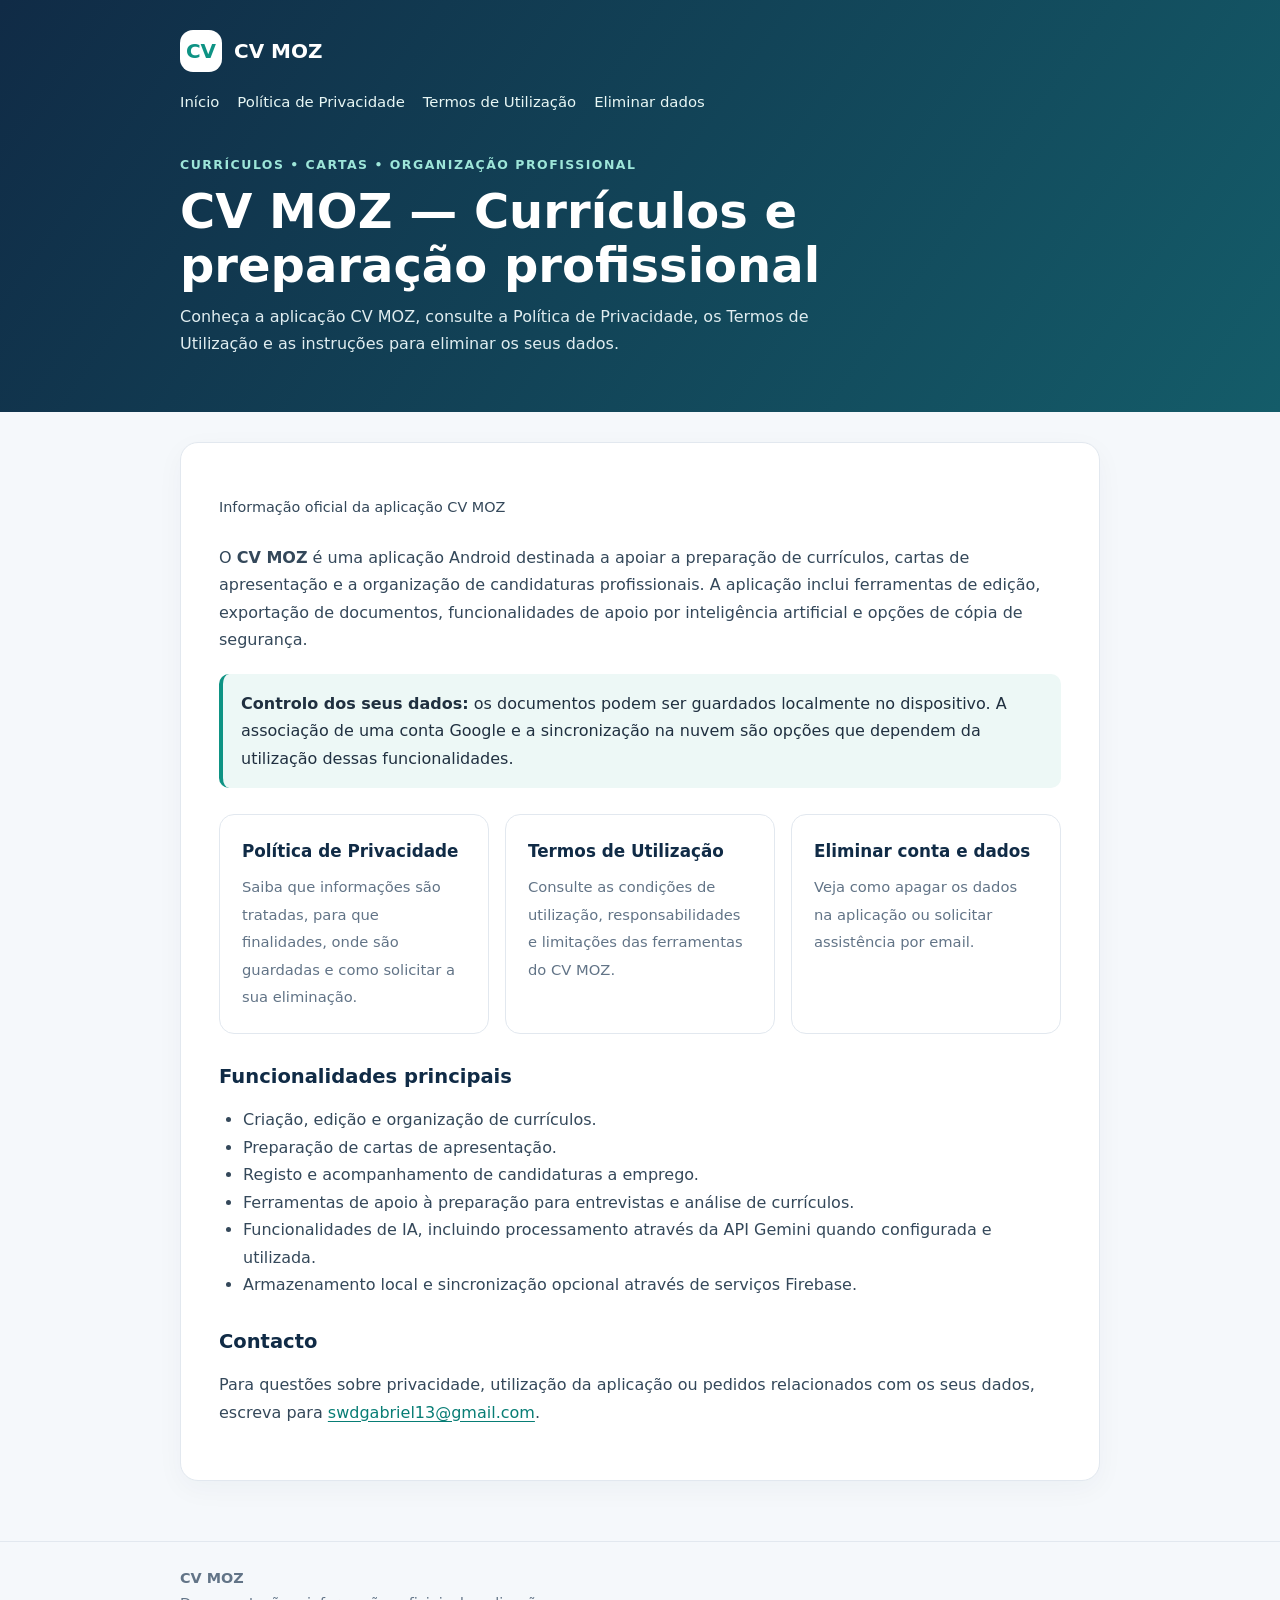
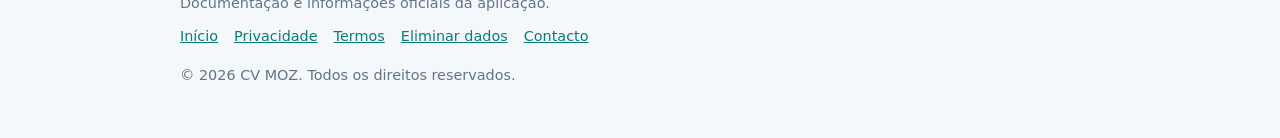
<file: index.html>
<!doctype html><html lang="pt-MZ"><head><meta charset="utf-8"><meta name="viewport" content="width=device-width,initial-scale=1"><meta name="description" content="Conheça a aplicação CV MOZ, consulte a Política de Privacidade, os Termos de Utilização e as instruções para eliminar os seus dados."><meta name="robots" content="index,follow,max-image-preview:large"><meta name="theme-color" content="#102b46"><title>CV MOZ — Currículos e preparação profissional</title><link rel="stylesheet" href="styles.css"></head><body><header class="top"><div class="wrap"><a class="brand" href="index.html"><span class="mark">CV</span><span>CV MOZ</span></a><nav class="nav" aria-label="Navegação principal"><a href="index.html">Início</a><a href="privacy-policy.html">Política de Privacidade</a><a href="terms-of-use.html">Termos de Utilização</a><a href="data-deletion.html">Eliminar dados</a></nav><div class="hero"><div class="eyebrow">Currículos • Cartas • Organização profissional</div><h1>CV MOZ — Currículos e preparação profissional</h1><p>Conheça a aplicação CV MOZ, consulte a Política de Privacidade, os Termos de Utilização e as instruções para eliminar os seus dados.</p></div></div></header><main class="main"><div class="wrap"><article class="panel content"><p class="meta">Informação oficial da aplicação CV MOZ</p><p>O <strong>CV MOZ</strong> é uma aplicação Android destinada a apoiar a preparação de currículos, cartas de apresentação e a organização de candidaturas profissionais. A aplicação inclui ferramentas de edição, exportação de documentos, funcionalidades de apoio por inteligência artificial e opções de cópia de segurança.</p><div class="notice"><strong>Controlo dos seus dados:</strong> os documentos podem ser guardados localmente no dispositivo. A associação de uma conta Google e a sincronização na nuvem são opções que dependem da utilização dessas funcionalidades.</div><div class="cards"><a class="card" href="privacy-policy.html"><strong>Política de Privacidade</strong><span>Saiba que informações são tratadas, para que finalidades, onde são guardadas e como solicitar a sua eliminação.</span></a><a class="card" href="terms-of-use.html"><strong>Termos de Utilização</strong><span>Consulte as condições de utilização, responsabilidades e limitações das ferramentas do CV MOZ.</span></a><a class="card" href="data-deletion.html"><strong>Eliminar conta e dados</strong><span>Veja como apagar os dados na aplicação ou solicitar assistência por email.</span></a></div><h2>Funcionalidades principais</h2><ul><li>Criação, edição e organização de currículos.</li><li>Preparação de cartas de apresentação.</li><li>Registo e acompanhamento de candidaturas a emprego.</li><li>Ferramentas de apoio à preparação para entrevistas e análise de currículos.</li><li>Funcionalidades de IA, incluindo processamento através da API Gemini quando configurada e utilizada.</li><li>Armazenamento local e sincronização opcional através de serviços Firebase.</li></ul><h2>Contacto</h2><p>Para questões sobre privacidade, utilização da aplicação ou pedidos relacionados com os seus dados, escreva para <a href="mailto:swdgabriel13@gmail.com">swdgabriel13@gmail.com</a>.</p></article></div></main><footer class="footer"><div class="wrap"><strong>CV MOZ</strong><div>Documentação e informações oficiais da aplicação.</div><div class="footer-nav"><a href="index.html">Início</a><a href="privacy-policy.html">Privacidade</a><a href="terms-of-use.html">Termos</a><a href="data-deletion.html">Eliminar dados</a><a href="mailto:swdgabriel13@gmail.com">Contacto</a></div><p>© 2026 CV MOZ. Todos os direitos reservados.</p></div></footer></body></html>
</file>
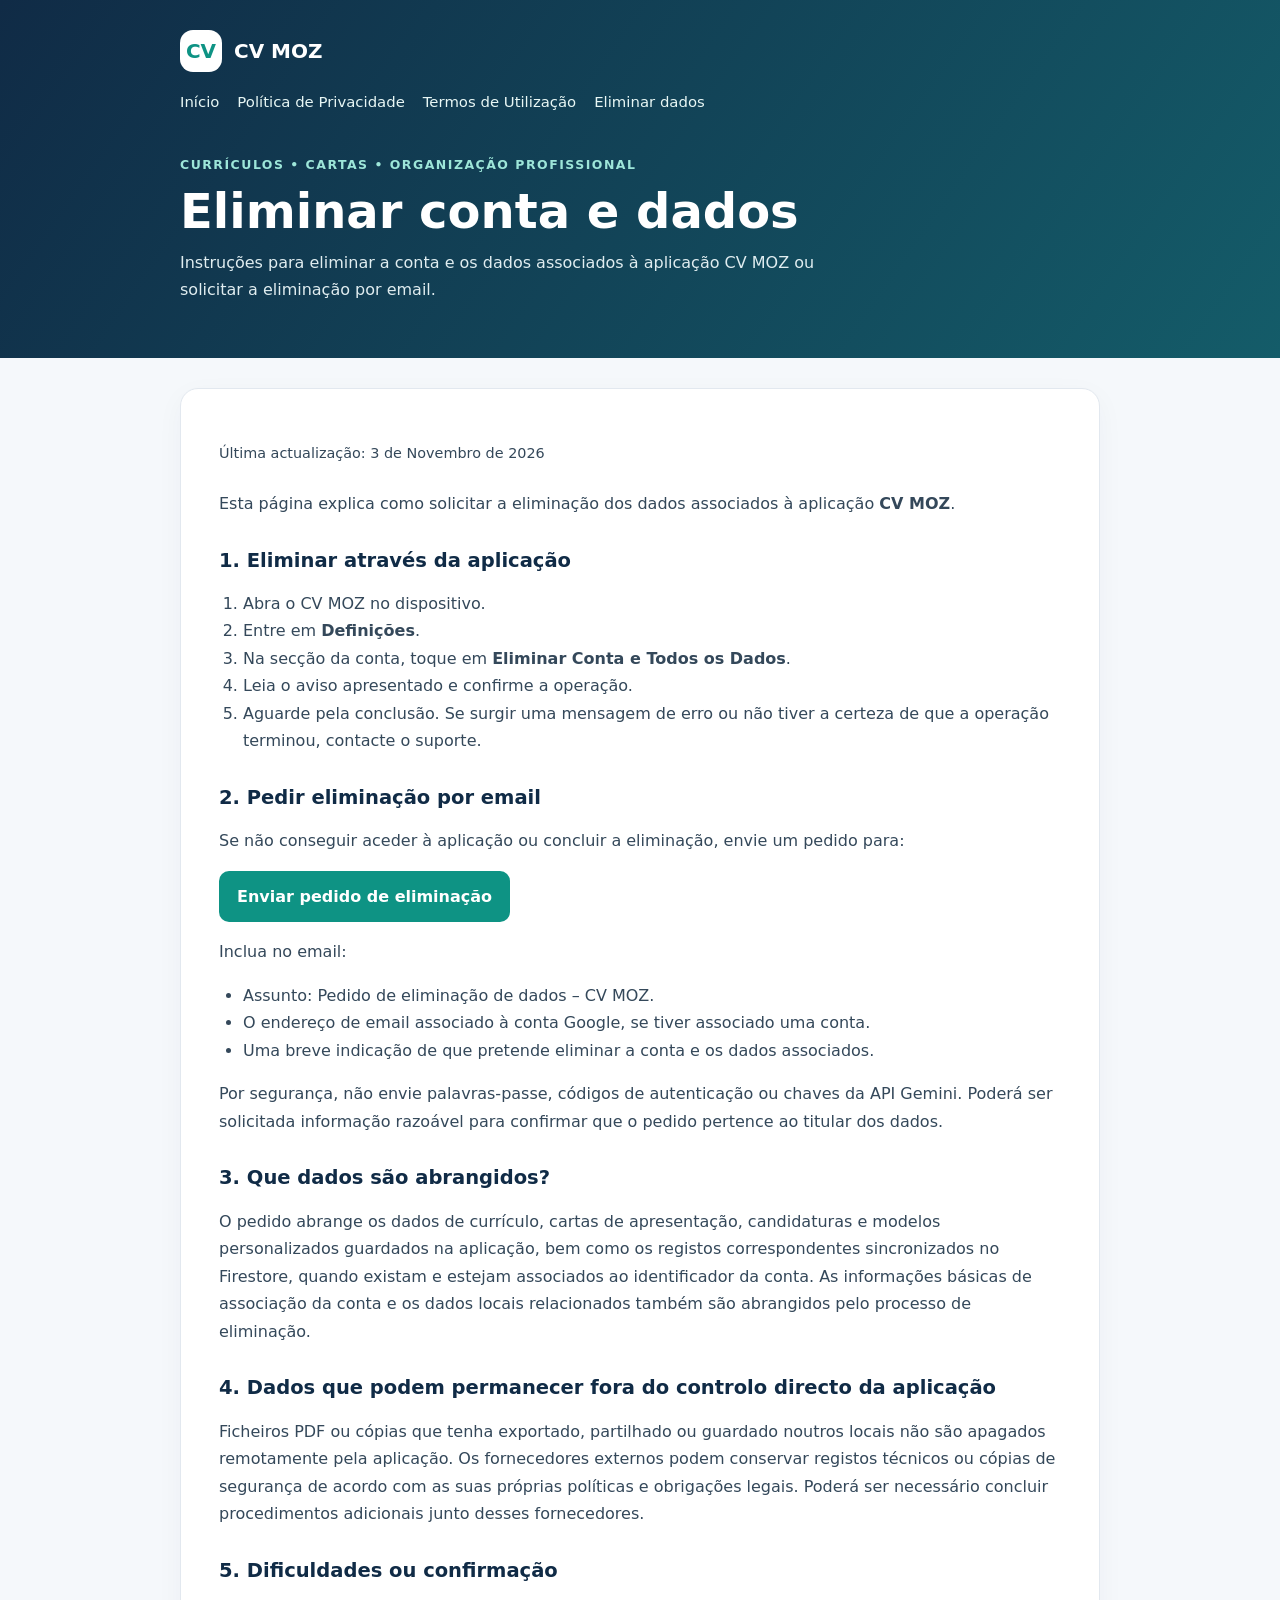
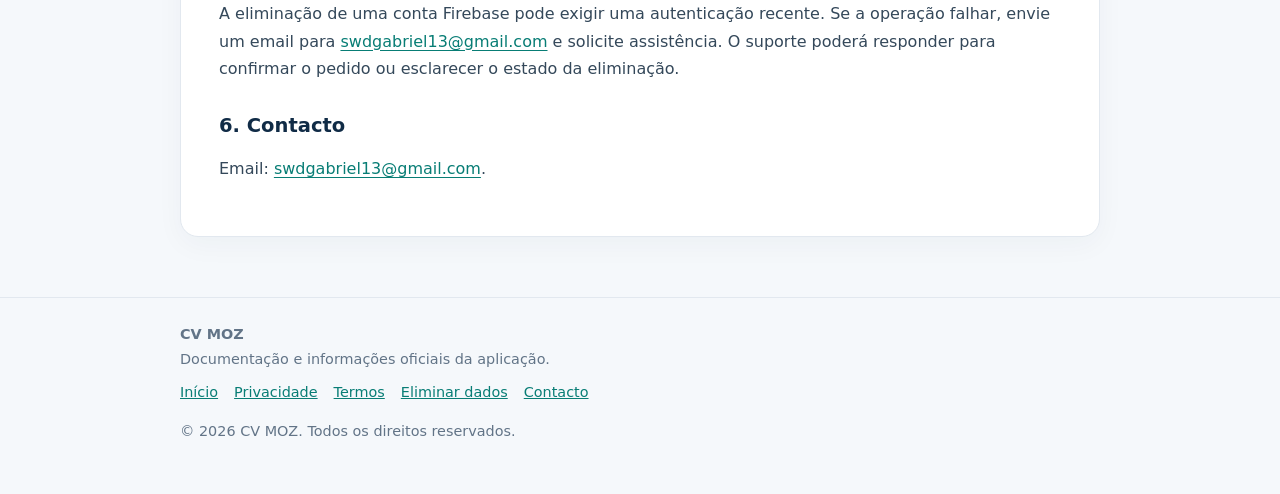
<file: data-deletion.html>
<!doctype html><html lang="pt-MZ"><head><meta charset="utf-8"><meta name="viewport" content="width=device-width,initial-scale=1"><meta name="description" content="Instruções para eliminar a conta e os dados associados à aplicação CV MOZ ou solicitar a eliminação por email."><meta name="robots" content="index,follow,max-image-preview:large"><meta name="theme-color" content="#102b46"><title>Eliminar conta e dados</title><link rel="stylesheet" href="styles.css"></head><body><header class="top"><div class="wrap"><a class="brand" href="index.html"><span class="mark">CV</span><span>CV MOZ</span></a><nav class="nav" aria-label="Navegação principal"><a href="index.html">Início</a><a href="privacy-policy.html">Política de Privacidade</a><a href="terms-of-use.html">Termos de Utilização</a><a href="data-deletion.html">Eliminar dados</a></nav><div class="hero"><div class="eyebrow">Currículos • Cartas • Organização profissional</div><h1>Eliminar conta e dados</h1><p>Instruções para eliminar a conta e os dados associados à aplicação CV MOZ ou solicitar a eliminação por email.</p></div></div></header><main class="main"><div class="wrap"><article class="panel content"><p class="meta">Última actualização: 3 de Novembro de 2026</p><p>Esta página explica como solicitar a eliminação dos dados associados à aplicação <strong>CV MOZ</strong>.</p><h2>1. Eliminar através da aplicação</h2><ol><li>Abra o CV MOZ no dispositivo.</li><li>Entre em <strong>Definições</strong>.</li><li>Na secção da conta, toque em <strong>Eliminar Conta e Todos os Dados</strong>.</li><li>Leia o aviso apresentado e confirme a operação.</li><li>Aguarde pela conclusão. Se surgir uma mensagem de erro ou não tiver a certeza de que a operação terminou, contacte o suporte.</li></ol><h2>2. Pedir eliminação por email</h2><p>Se não conseguir aceder à aplicação ou concluir a eliminação, envie um pedido para:</p><p><a class="btn" href="mailto:swdgabriel13@gmail.com?subject=Pedido%20de%20elimina%C3%A7%C3%A3o%20de%20dados%20-%20CV%20MOZ">Enviar pedido de eliminação</a></p><p>Inclua no email:</p><ul><li>Assunto: Pedido de eliminação de dados – CV MOZ.</li><li>O endereço de email associado à conta Google, se tiver associado uma conta.</li><li>Uma breve indicação de que pretende eliminar a conta e os dados associados.</li></ul><p>Por segurança, não envie palavras-passe, códigos de autenticação ou chaves da API Gemini. Poderá ser solicitada informação razoável para confirmar que o pedido pertence ao titular dos dados.</p><h2>3. Que dados são abrangidos?</h2><p>O pedido abrange os dados de currículo, cartas de apresentação, candidaturas e modelos personalizados guardados na aplicação, bem como os registos correspondentes sincronizados no Firestore, quando existam e estejam associados ao identificador da conta. As informações básicas de associação da conta e os dados locais relacionados também são abrangidos pelo processo de eliminação.</p><h2>4. Dados que podem permanecer fora do controlo directo da aplicação</h2><p>Ficheiros PDF ou cópias que tenha exportado, partilhado ou guardado noutros locais não são apagados remotamente pela aplicação. Os fornecedores externos podem conservar registos técnicos ou cópias de segurança de acordo com as suas próprias políticas e obrigações legais. Poderá ser necessário concluir procedimentos adicionais junto desses fornecedores.</p><h2>5. Dificuldades ou confirmação</h2><p>A eliminação de uma conta Firebase pode exigir uma autenticação recente. Se a operação falhar, envie um email para <a href="mailto:swdgabriel13@gmail.com">swdgabriel13@gmail.com</a> e solicite assistência. O suporte poderá responder para confirmar o pedido ou esclarecer o estado da eliminação.</p><h2>6. Contacto</h2><p>Email: <a href="mailto:swdgabriel13@gmail.com">swdgabriel13@gmail.com</a>.</p></article></div></main><footer class="footer"><div class="wrap"><strong>CV MOZ</strong><div>Documentação e informações oficiais da aplicação.</div><div class="footer-nav"><a href="index.html">Início</a><a href="privacy-policy.html">Privacidade</a><a href="terms-of-use.html">Termos</a><a href="data-deletion.html">Eliminar dados</a><a href="mailto:swdgabriel13@gmail.com">Contacto</a></div><p>© 2026 CV MOZ. Todos os direitos reservados.</p></div></footer></body></html>
</file>
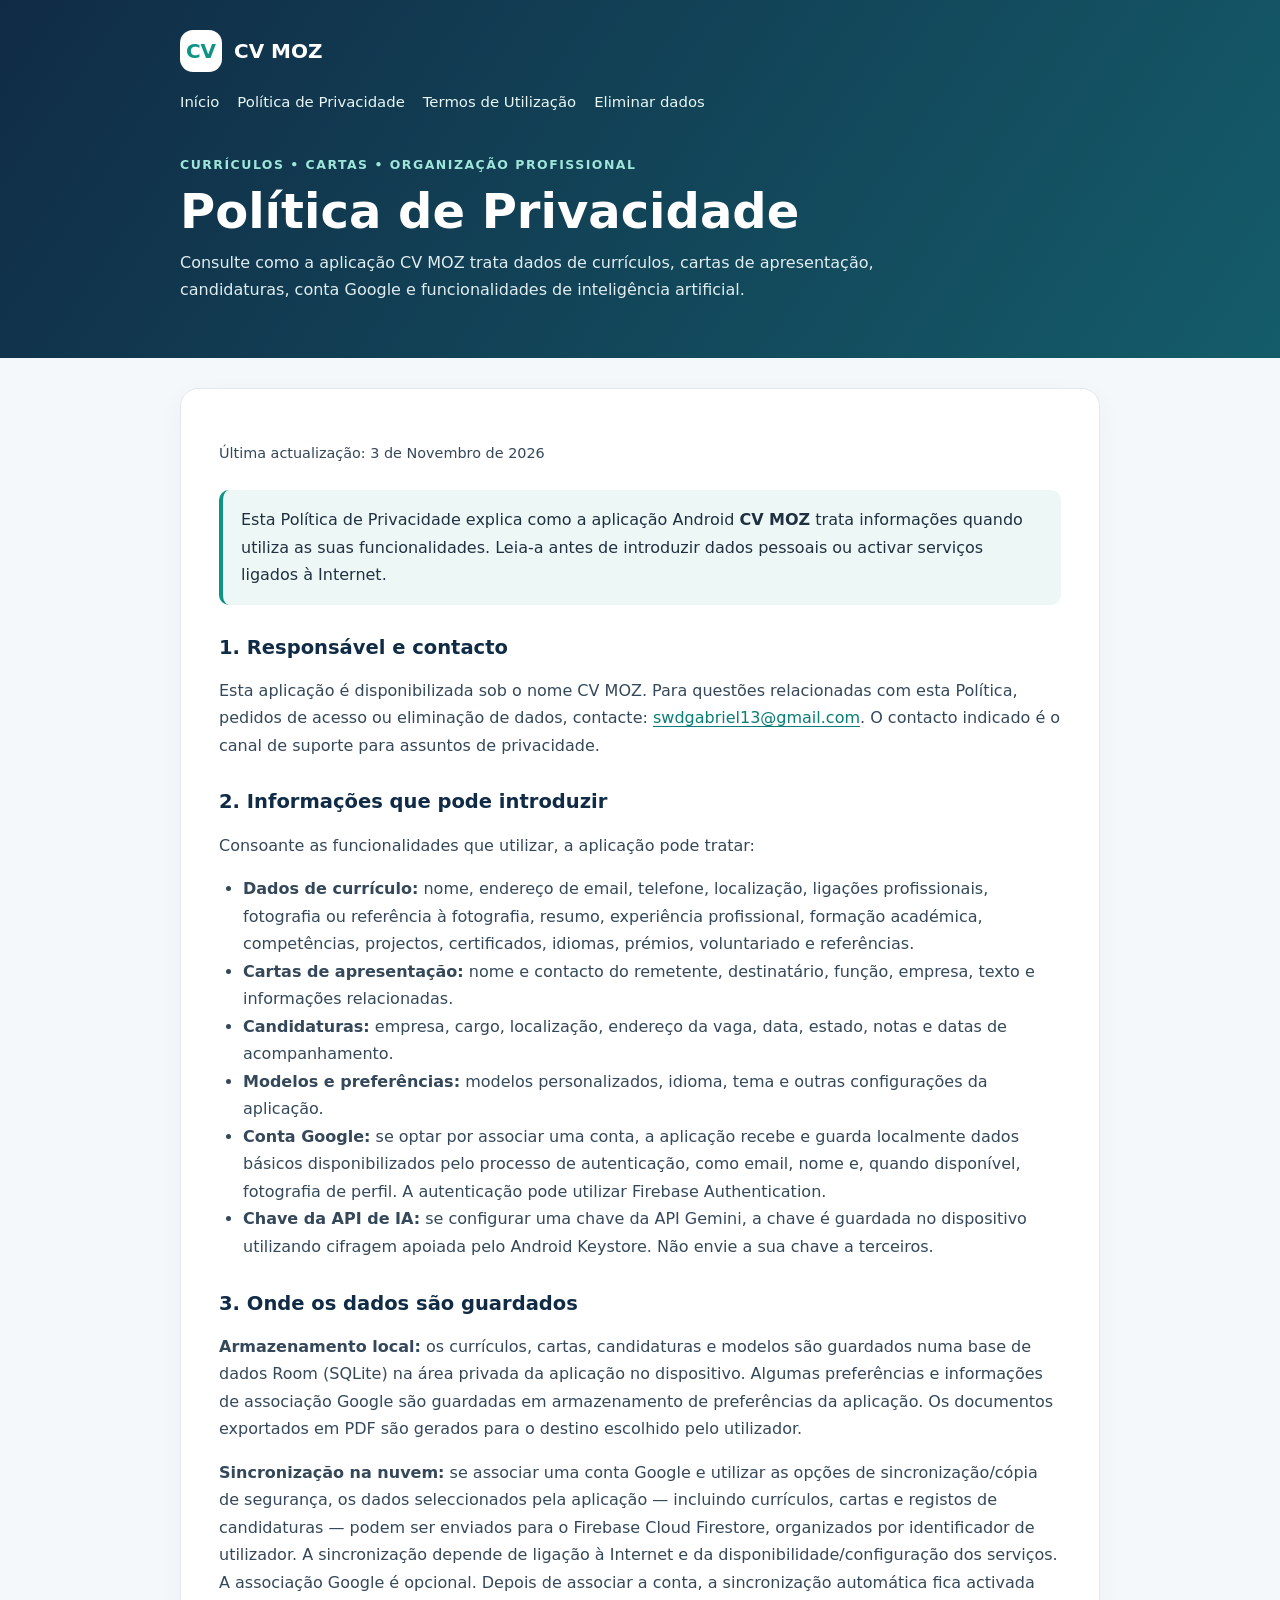
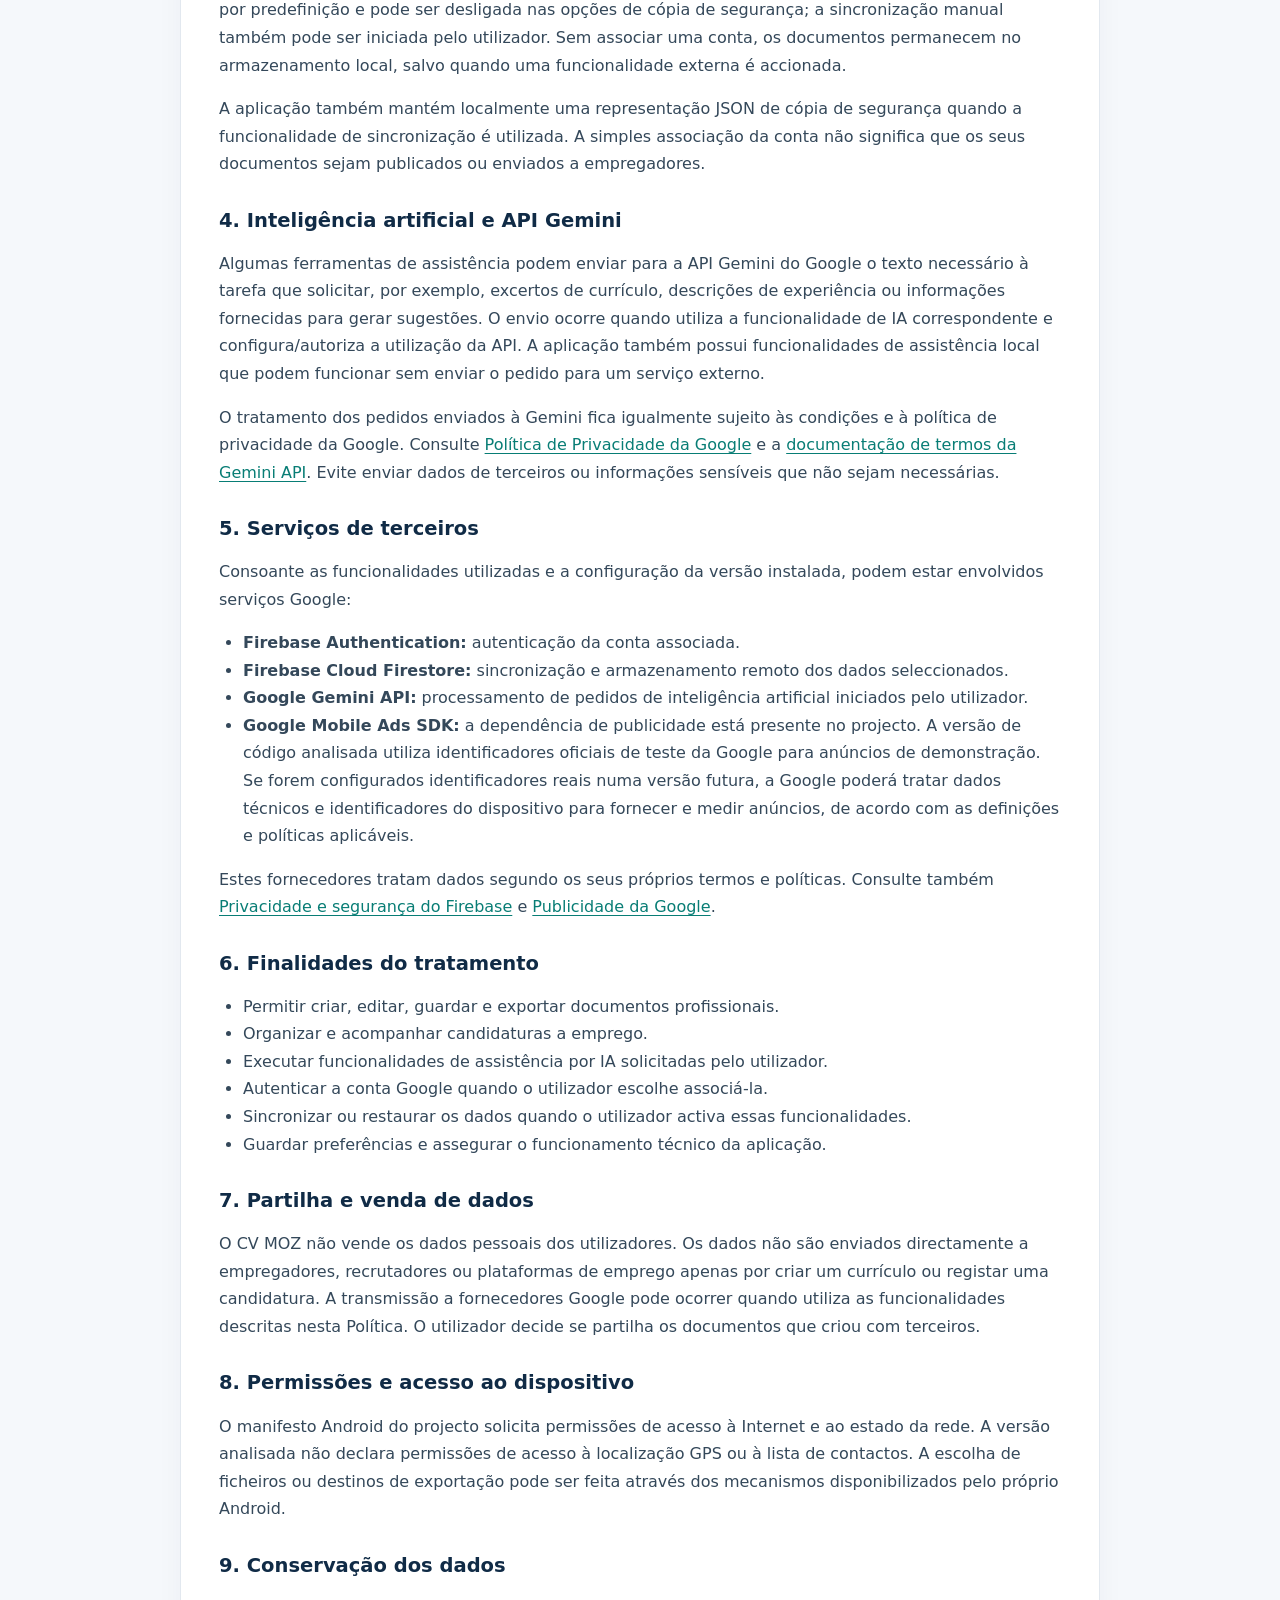
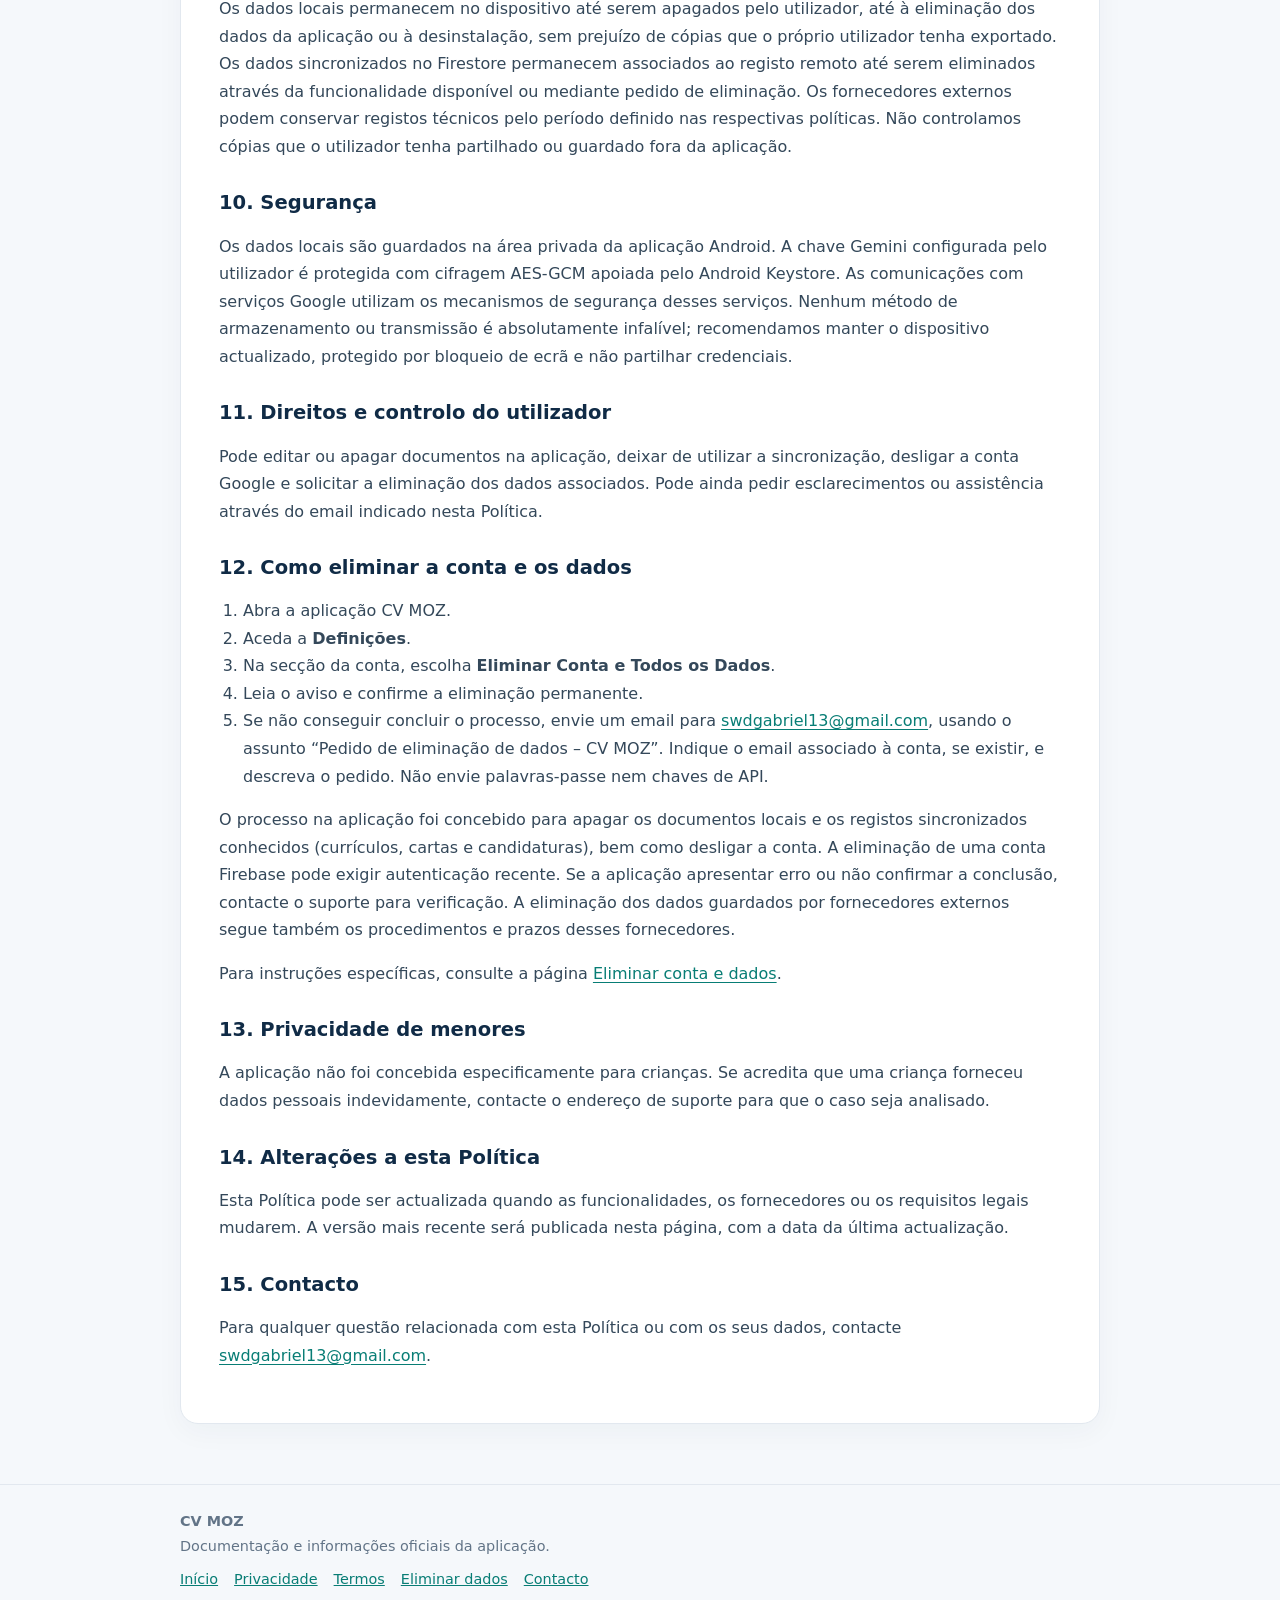
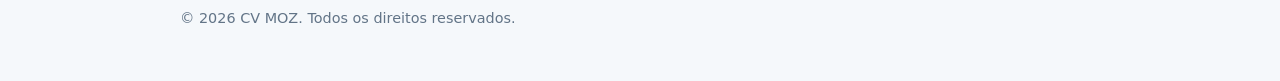
<file: privacy-policy.html>
<!doctype html><html lang="pt-MZ"><head><meta charset="utf-8"><meta name="viewport" content="width=device-width,initial-scale=1"><meta name="description" content="Consulte como a aplicação CV MOZ trata dados de currículos, cartas de apresentação, candidaturas, conta Google e funcionalidades de inteligência artificial."><meta name="robots" content="index,follow,max-image-preview:large"><meta name="theme-color" content="#102b46"><title>Política de Privacidade</title><link rel="stylesheet" href="styles.css"></head><body><header class="top"><div class="wrap"><a class="brand" href="index.html"><span class="mark">CV</span><span>CV MOZ</span></a><nav class="nav" aria-label="Navegação principal"><a href="index.html">Início</a><a href="privacy-policy.html">Política de Privacidade</a><a href="terms-of-use.html">Termos de Utilização</a><a href="data-deletion.html">Eliminar dados</a></nav><div class="hero"><div class="eyebrow">Currículos • Cartas • Organização profissional</div><h1>Política de Privacidade</h1><p>Consulte como a aplicação CV MOZ trata dados de currículos, cartas de apresentação, candidaturas, conta Google e funcionalidades de inteligência artificial.</p></div></div></header><main class="main"><div class="wrap"><article class="panel content"><p class="meta">Última actualização: 3 de Novembro de 2026</p><div class="notice">Esta Política de Privacidade explica como a aplicação Android <strong>CV MOZ</strong> trata informações quando utiliza as suas funcionalidades. Leia-a antes de introduzir dados pessoais ou activar serviços ligados à Internet.</div><h2>1. Responsável e contacto</h2><p>Esta aplicação é disponibilizada sob o nome CV MOZ. Para questões relacionadas com esta Política, pedidos de acesso ou eliminação de dados, contacte: <a href="mailto:swdgabriel13@gmail.com">swdgabriel13@gmail.com</a>. O contacto indicado é o canal de suporte para assuntos de privacidade.</p><h2>2. Informações que pode introduzir</h2><p>Consoante as funcionalidades que utilizar, a aplicação pode tratar:</p><ul><li><strong>Dados de currículo:</strong> nome, endereço de email, telefone, localização, ligações profissionais, fotografia ou referência à fotografia, resumo, experiência profissional, formação académica, competências, projectos, certificados, idiomas, prémios, voluntariado e referências.</li><li><strong>Cartas de apresentação:</strong> nome e contacto do remetente, destinatário, função, empresa, texto e informações relacionadas.</li><li><strong>Candidaturas:</strong> empresa, cargo, localização, endereço da vaga, data, estado, notas e datas de acompanhamento.</li><li><strong>Modelos e preferências:</strong> modelos personalizados, idioma, tema e outras configurações da aplicação.</li><li><strong>Conta Google:</strong> se optar por associar uma conta, a aplicação recebe e guarda localmente dados básicos disponibilizados pelo processo de autenticação, como email, nome e, quando disponível, fotografia de perfil. A autenticação pode utilizar Firebase Authentication.</li><li><strong>Chave da API de IA:</strong> se configurar uma chave da API Gemini, a chave é guardada no dispositivo utilizando cifragem apoiada pelo Android Keystore. Não envie a sua chave a terceiros.</li></ul><h2>3. Onde os dados são guardados</h2><p><strong>Armazenamento local:</strong> os currículos, cartas, candidaturas e modelos são guardados numa base de dados Room (SQLite) na área privada da aplicação no dispositivo. Algumas preferências e informações de associação Google são guardadas em armazenamento de preferências da aplicação. Os documentos exportados em PDF são gerados para o destino escolhido pelo utilizador.</p><p><strong>Sincronização na nuvem:</strong> se associar uma conta Google e utilizar as opções de sincronização/cópia de segurança, os dados seleccionados pela aplicação — incluindo currículos, cartas e registos de candidaturas — podem ser enviados para o Firebase Cloud Firestore, organizados por identificador de utilizador. A sincronização depende de ligação à Internet e da disponibilidade/configuração dos serviços. A associação Google é opcional. Depois de associar a conta, a sincronização automática fica activada por predefinição e pode ser desligada nas opções de cópia de segurança; a sincronização manual também pode ser iniciada pelo utilizador. Sem associar uma conta, os documentos permanecem no armazenamento local, salvo quando uma funcionalidade externa é accionada.</p><p>A aplicação também mantém localmente uma representação JSON de cópia de segurança quando a funcionalidade de sincronização é utilizada. A simples associação da conta não significa que os seus documentos sejam publicados ou enviados a empregadores.</p><h2>4. Inteligência artificial e API Gemini</h2><p>Algumas ferramentas de assistência podem enviar para a API Gemini do Google o texto necessário à tarefa que solicitar, por exemplo, excertos de currículo, descrições de experiência ou informações fornecidas para gerar sugestões. O envio ocorre quando utiliza a funcionalidade de IA correspondente e configura/autoriza a utilização da API. A aplicação também possui funcionalidades de assistência local que podem funcionar sem enviar o pedido para um serviço externo.</p><p>O tratamento dos pedidos enviados à Gemini fica igualmente sujeito às condições e à política de privacidade da Google. Consulte <a href="https://policies.google.com/privacy">Política de Privacidade da Google</a> e a <a href="https://ai.google.dev/gemini-api/terms">documentação de termos da Gemini API</a>. Evite enviar dados de terceiros ou informações sensíveis que não sejam necessárias.</p><h2>5. Serviços de terceiros</h2><p>Consoante as funcionalidades utilizadas e a configuração da versão instalada, podem estar envolvidos serviços Google:</p><ul><li><strong>Firebase Authentication:</strong> autenticação da conta associada.</li><li><strong>Firebase Cloud Firestore:</strong> sincronização e armazenamento remoto dos dados seleccionados.</li><li><strong>Google Gemini API:</strong> processamento de pedidos de inteligência artificial iniciados pelo utilizador.</li><li><strong>Google Mobile Ads SDK:</strong> a dependência de publicidade está presente no projecto. A versão de código analisada utiliza identificadores oficiais de teste da Google para anúncios de demonstração. Se forem configurados identificadores reais numa versão futura, a Google poderá tratar dados técnicos e identificadores do dispositivo para fornecer e medir anúncios, de acordo com as definições e políticas aplicáveis.</li></ul><p>Estes fornecedores tratam dados segundo os seus próprios termos e políticas. Consulte também <a href="https://firebase.google.com/support/privacy">Privacidade e segurança do Firebase</a> e <a href="https://policies.google.com/technologies/ads">Publicidade da Google</a>.</p><h2>6. Finalidades do tratamento</h2><ul><li>Permitir criar, editar, guardar e exportar documentos profissionais.</li><li>Organizar e acompanhar candidaturas a emprego.</li><li>Executar funcionalidades de assistência por IA solicitadas pelo utilizador.</li><li>Autenticar a conta Google quando o utilizador escolhe associá-la.</li><li>Sincronizar ou restaurar os dados quando o utilizador activa essas funcionalidades.</li><li>Guardar preferências e assegurar o funcionamento técnico da aplicação.</li></ul><h2>7. Partilha e venda de dados</h2><p>O CV MOZ não vende os dados pessoais dos utilizadores. Os dados não são enviados directamente a empregadores, recrutadores ou plataformas de emprego apenas por criar um currículo ou registar uma candidatura. A transmissão a fornecedores Google pode ocorrer quando utiliza as funcionalidades descritas nesta Política. O utilizador decide se partilha os documentos que criou com terceiros.</p><h2>8. Permissões e acesso ao dispositivo</h2><p>O manifesto Android do projecto solicita permissões de acesso à Internet e ao estado da rede. A versão analisada não declara permissões de acesso à localização GPS ou à lista de contactos. A escolha de ficheiros ou destinos de exportação pode ser feita através dos mecanismos disponibilizados pelo próprio Android.</p><h2>9. Conservação dos dados</h2><p>Os dados locais permanecem no dispositivo até serem apagados pelo utilizador, até à eliminação dos dados da aplicação ou à desinstalação, sem prejuízo de cópias que o próprio utilizador tenha exportado. Os dados sincronizados no Firestore permanecem associados ao registo remoto até serem eliminados através da funcionalidade disponível ou mediante pedido de eliminação. Os fornecedores externos podem conservar registos técnicos pelo período definido nas respectivas políticas. Não controlamos cópias que o utilizador tenha partilhado ou guardado fora da aplicação.</p><h2>10. Segurança</h2><p>Os dados locais são guardados na área privada da aplicação Android. A chave Gemini configurada pelo utilizador é protegida com cifragem AES-GCM apoiada pelo Android Keystore. As comunicações com serviços Google utilizam os mecanismos de segurança desses serviços. Nenhum método de armazenamento ou transmissão é absolutamente infalível; recomendamos manter o dispositivo actualizado, protegido por bloqueio de ecrã e não partilhar credenciais.</p><h2>11. Direitos e controlo do utilizador</h2><p>Pode editar ou apagar documentos na aplicação, deixar de utilizar a sincronização, desligar a conta Google e solicitar a eliminação dos dados associados. Pode ainda pedir esclarecimentos ou assistência através do email indicado nesta Política.</p><h2>12. Como eliminar a conta e os dados</h2><ol><li>Abra a aplicação CV MOZ.</li><li>Aceda a <strong>Definições</strong>.</li><li>Na secção da conta, escolha <strong>Eliminar Conta e Todos os Dados</strong>.</li><li>Leia o aviso e confirme a eliminação permanente.</li><li>Se não conseguir concluir o processo, envie um email para <a href="mailto:swdgabriel13@gmail.com?subject=Pedido%20de%20elimina%C3%A7%C3%A3o%20de%20dados%20-%20CV%20MOZ">swdgabriel13@gmail.com</a>, usando o assunto “Pedido de eliminação de dados – CV MOZ”. Indique o email associado à conta, se existir, e descreva o pedido. Não envie palavras-passe nem chaves de API.</li></ol><p>O processo na aplicação foi concebido para apagar os documentos locais e os registos sincronizados conhecidos (currículos, cartas e candidaturas), bem como desligar a conta. A eliminação de uma conta Firebase pode exigir autenticação recente. Se a aplicação apresentar erro ou não confirmar a conclusão, contacte o suporte para verificação. A eliminação dos dados guardados por fornecedores externos segue também os procedimentos e prazos desses fornecedores.</p><p>Para instruções específicas, consulte a página <a href="data-deletion.html">Eliminar conta e dados</a>.</p><h2>13. Privacidade de menores</h2><p>A aplicação não foi concebida especificamente para crianças. Se acredita que uma criança forneceu dados pessoais indevidamente, contacte o endereço de suporte para que o caso seja analisado.</p><h2>14. Alterações a esta Política</h2><p>Esta Política pode ser actualizada quando as funcionalidades, os fornecedores ou os requisitos legais mudarem. A versão mais recente será publicada nesta página, com a data da última actualização.</p><h2>15. Contacto</h2><p>Para qualquer questão relacionada com esta Política ou com os seus dados, contacte <a href="mailto:swdgabriel13@gmail.com">swdgabriel13@gmail.com</a>.</p></article></div></main><footer class="footer"><div class="wrap"><strong>CV MOZ</strong><div>Documentação e informações oficiais da aplicação.</div><div class="footer-nav"><a href="index.html">Início</a><a href="privacy-policy.html">Privacidade</a><a href="terms-of-use.html">Termos</a><a href="data-deletion.html">Eliminar dados</a><a href="mailto:swdgabriel13@gmail.com">Contacto</a></div><p>© 2026 CV MOZ. Todos os direitos reservados.</p></div></footer></body></html>
</file>
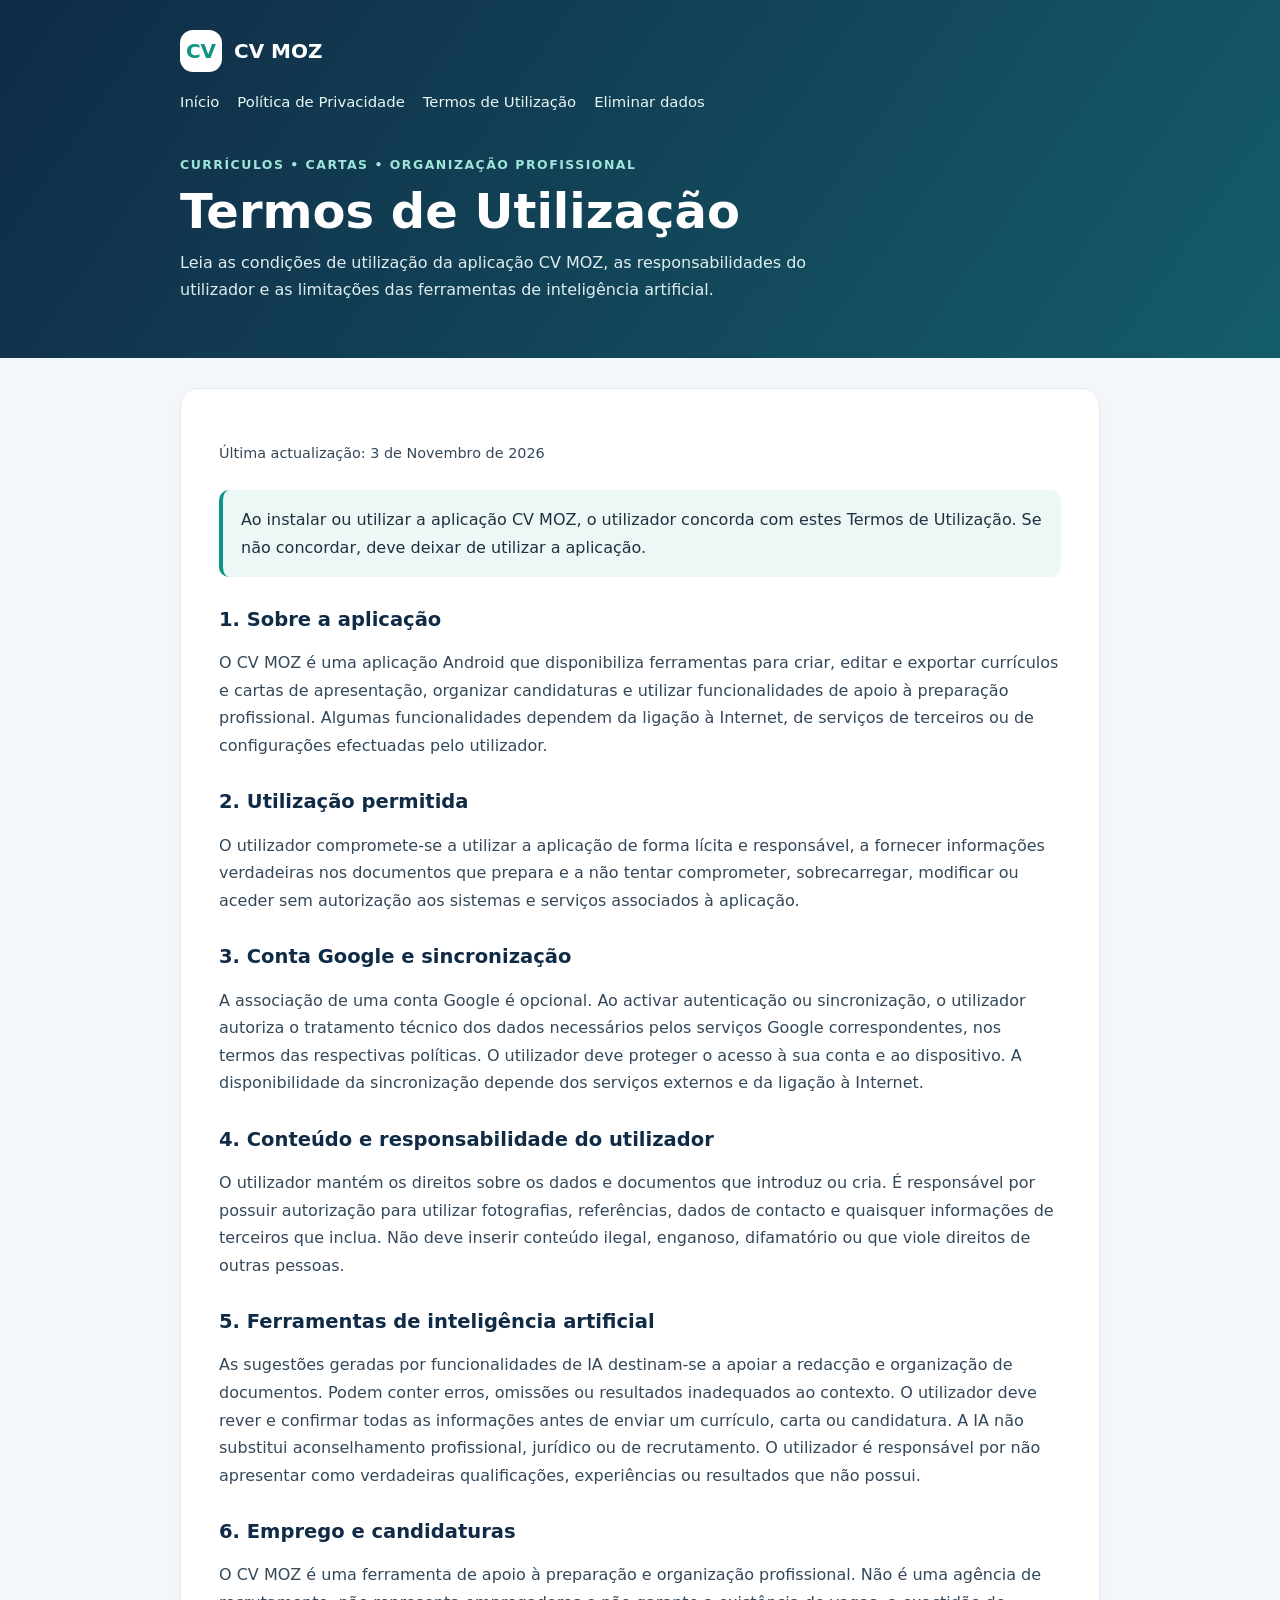
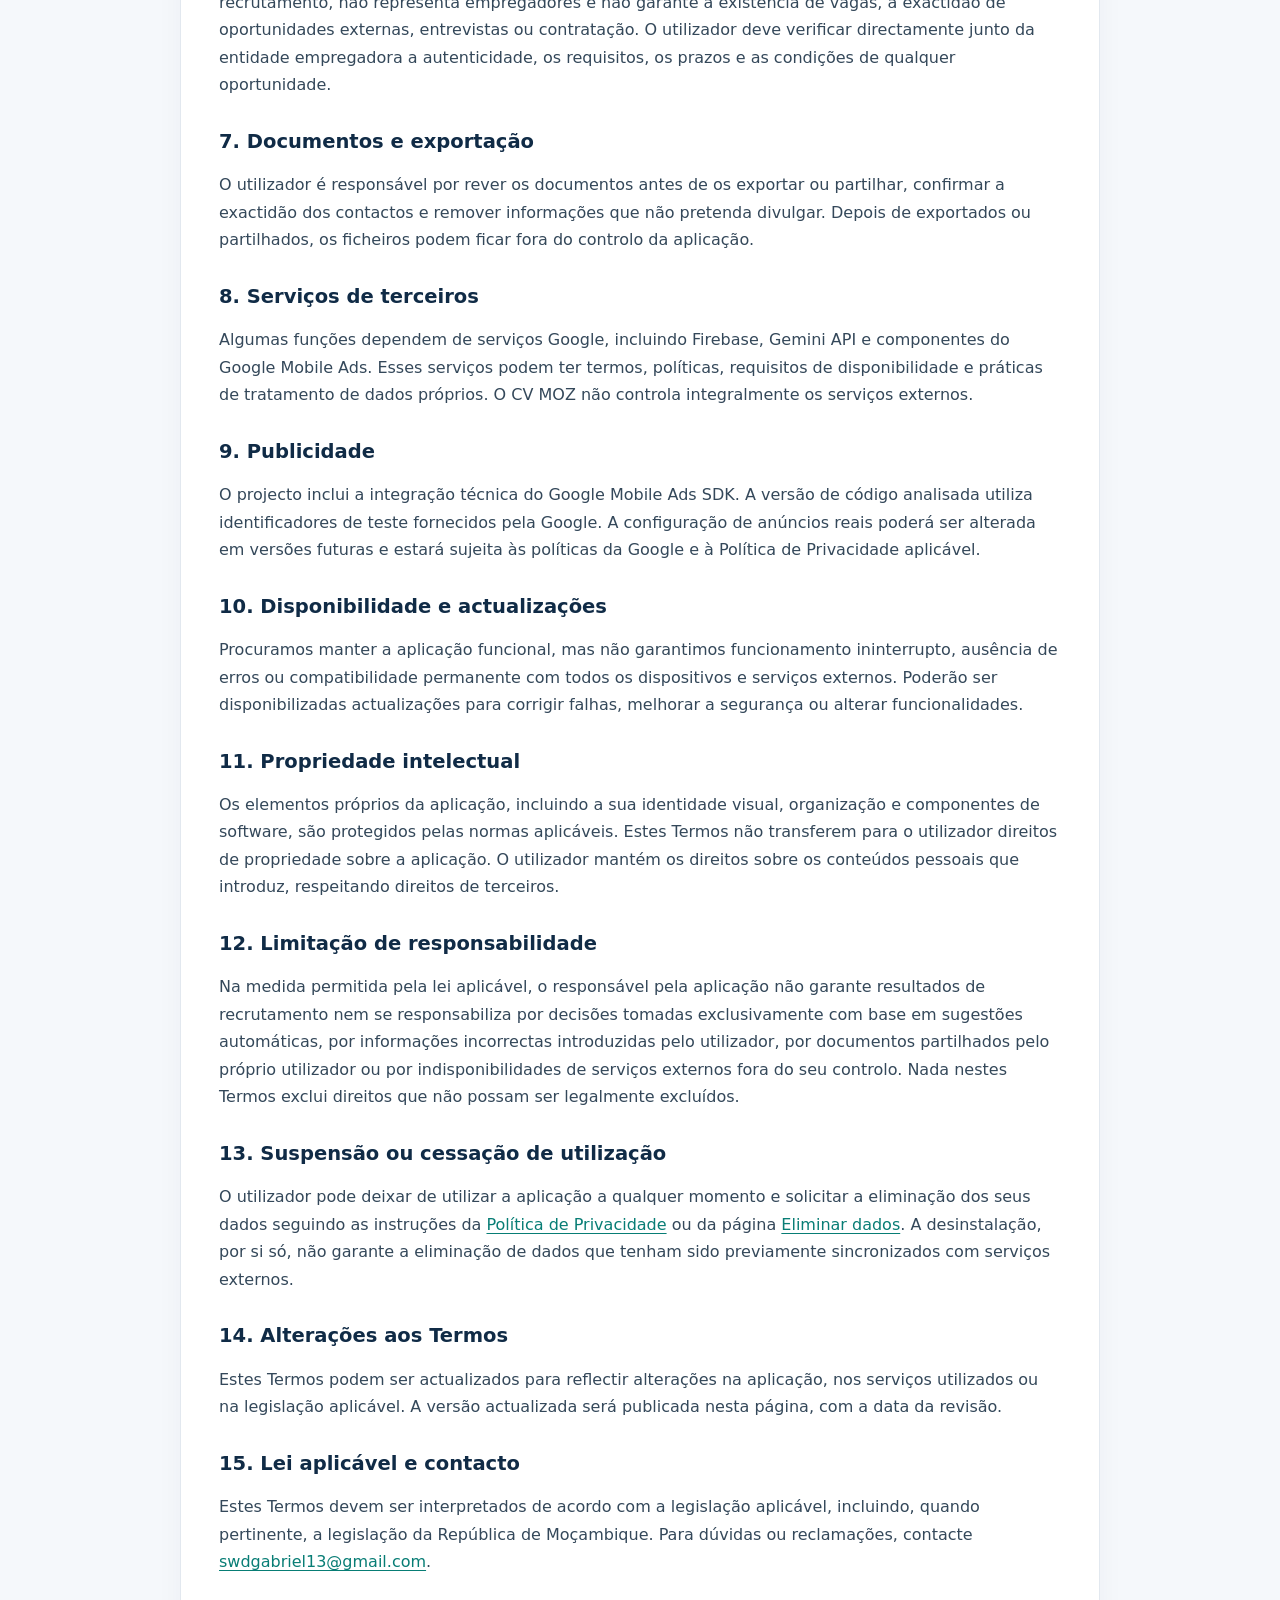
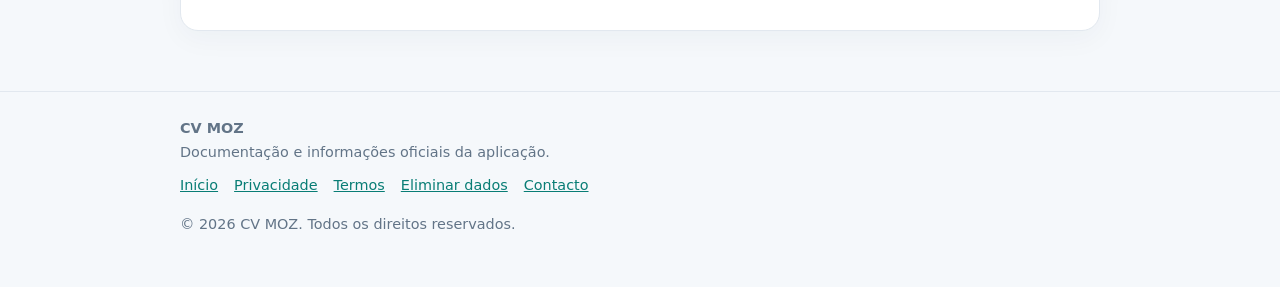
<file: terms-of-use.html>
<!doctype html><html lang="pt-MZ"><head><meta charset="utf-8"><meta name="viewport" content="width=device-width,initial-scale=1"><meta name="description" content="Leia as condições de utilização da aplicação CV MOZ, as responsabilidades do utilizador e as limitações das ferramentas de inteligência artificial."><meta name="robots" content="index,follow,max-image-preview:large"><meta name="theme-color" content="#102b46"><title>Termos de Utilização</title><link rel="stylesheet" href="styles.css"></head><body><header class="top"><div class="wrap"><a class="brand" href="index.html"><span class="mark">CV</span><span>CV MOZ</span></a><nav class="nav" aria-label="Navegação principal"><a href="index.html">Início</a><a href="privacy-policy.html">Política de Privacidade</a><a href="terms-of-use.html">Termos de Utilização</a><a href="data-deletion.html">Eliminar dados</a></nav><div class="hero"><div class="eyebrow">Currículos • Cartas • Organização profissional</div><h1>Termos de Utilização</h1><p>Leia as condições de utilização da aplicação CV MOZ, as responsabilidades do utilizador e as limitações das ferramentas de inteligência artificial.</p></div></div></header><main class="main"><div class="wrap"><article class="panel content"><p class="meta">Última actualização: 3 de Novembro de 2026</p><div class="notice">Ao instalar ou utilizar a aplicação CV MOZ, o utilizador concorda com estes Termos de Utilização. Se não concordar, deve deixar de utilizar a aplicação.</div><h2>1. Sobre a aplicação</h2><p>O CV MOZ é uma aplicação Android que disponibiliza ferramentas para criar, editar e exportar currículos e cartas de apresentação, organizar candidaturas e utilizar funcionalidades de apoio à preparação profissional. Algumas funcionalidades dependem da ligação à Internet, de serviços de terceiros ou de configurações efectuadas pelo utilizador.</p><h2>2. Utilização permitida</h2><p>O utilizador compromete-se a utilizar a aplicação de forma lícita e responsável, a fornecer informações verdadeiras nos documentos que prepara e a não tentar comprometer, sobrecarregar, modificar ou aceder sem autorização aos sistemas e serviços associados à aplicação.</p><h2>3. Conta Google e sincronização</h2><p>A associação de uma conta Google é opcional. Ao activar autenticação ou sincronização, o utilizador autoriza o tratamento técnico dos dados necessários pelos serviços Google correspondentes, nos termos das respectivas políticas. O utilizador deve proteger o acesso à sua conta e ao dispositivo. A disponibilidade da sincronização depende dos serviços externos e da ligação à Internet.</p><h2>4. Conteúdo e responsabilidade do utilizador</h2><p>O utilizador mantém os direitos sobre os dados e documentos que introduz ou cria. É responsável por possuir autorização para utilizar fotografias, referências, dados de contacto e quaisquer informações de terceiros que inclua. Não deve inserir conteúdo ilegal, enganoso, difamatório ou que viole direitos de outras pessoas.</p><h2>5. Ferramentas de inteligência artificial</h2><p>As sugestões geradas por funcionalidades de IA destinam-se a apoiar a redacção e organização de documentos. Podem conter erros, omissões ou resultados inadequados ao contexto. O utilizador deve rever e confirmar todas as informações antes de enviar um currículo, carta ou candidatura. A IA não substitui aconselhamento profissional, jurídico ou de recrutamento. O utilizador é responsável por não apresentar como verdadeiras qualificações, experiências ou resultados que não possui.</p><h2>6. Emprego e candidaturas</h2><p>O CV MOZ é uma ferramenta de apoio à preparação e organização profissional. Não é uma agência de recrutamento, não representa empregadores e não garante a existência de vagas, a exactidão de oportunidades externas, entrevistas ou contratação. O utilizador deve verificar directamente junto da entidade empregadora a autenticidade, os requisitos, os prazos e as condições de qualquer oportunidade.</p><h2>7. Documentos e exportação</h2><p>O utilizador é responsável por rever os documentos antes de os exportar ou partilhar, confirmar a exactidão dos contactos e remover informações que não pretenda divulgar. Depois de exportados ou partilhados, os ficheiros podem ficar fora do controlo da aplicação.</p><h2>8. Serviços de terceiros</h2><p>Algumas funções dependem de serviços Google, incluindo Firebase, Gemini API e componentes do Google Mobile Ads. Esses serviços podem ter termos, políticas, requisitos de disponibilidade e práticas de tratamento de dados próprios. O CV MOZ não controla integralmente os serviços externos.</p><h2>9. Publicidade</h2><p>O projecto inclui a integração técnica do Google Mobile Ads SDK. A versão de código analisada utiliza identificadores de teste fornecidos pela Google. A configuração de anúncios reais poderá ser alterada em versões futuras e estará sujeita às políticas da Google e à Política de Privacidade aplicável.</p><h2>10. Disponibilidade e actualizações</h2><p>Procuramos manter a aplicação funcional, mas não garantimos funcionamento ininterrupto, ausência de erros ou compatibilidade permanente com todos os dispositivos e serviços externos. Poderão ser disponibilizadas actualizações para corrigir falhas, melhorar a segurança ou alterar funcionalidades.</p><h2>11. Propriedade intelectual</h2><p>Os elementos próprios da aplicação, incluindo a sua identidade visual, organização e componentes de software, são protegidos pelas normas aplicáveis. Estes Termos não transferem para o utilizador direitos de propriedade sobre a aplicação. O utilizador mantém os direitos sobre os conteúdos pessoais que introduz, respeitando direitos de terceiros.</p><h2>12. Limitação de responsabilidade</h2><p>Na medida permitida pela lei aplicável, o responsável pela aplicação não garante resultados de recrutamento nem se responsabiliza por decisões tomadas exclusivamente com base em sugestões automáticas, por informações incorrectas introduzidas pelo utilizador, por documentos partilhados pelo próprio utilizador ou por indisponibilidades de serviços externos fora do seu controlo. Nada nestes Termos exclui direitos que não possam ser legalmente excluídos.</p><h2>13. Suspensão ou cessação de utilização</h2><p>O utilizador pode deixar de utilizar a aplicação a qualquer momento e solicitar a eliminação dos seus dados seguindo as instruções da <a href="privacy-policy.html">Política de Privacidade</a> ou da página <a href="data-deletion.html">Eliminar dados</a>. A desinstalação, por si só, não garante a eliminação de dados que tenham sido previamente sincronizados com serviços externos.</p><h2>14. Alterações aos Termos</h2><p>Estes Termos podem ser actualizados para reflectir alterações na aplicação, nos serviços utilizados ou na legislação aplicável. A versão actualizada será publicada nesta página, com a data da revisão.</p><h2>15. Lei aplicável e contacto</h2><p>Estes Termos devem ser interpretados de acordo com a legislação aplicável, incluindo, quando pertinente, a legislação da República de Moçambique. Para dúvidas ou reclamações, contacte <a href="mailto:swdgabriel13@gmail.com">swdgabriel13@gmail.com</a>.</p></article></div></main><footer class="footer"><div class="wrap"><strong>CV MOZ</strong><div>Documentação e informações oficiais da aplicação.</div><div class="footer-nav"><a href="index.html">Início</a><a href="privacy-policy.html">Privacidade</a><a href="terms-of-use.html">Termos</a><a href="data-deletion.html">Eliminar dados</a><a href="mailto:swdgabriel13@gmail.com">Contacto</a></div><p>© 2026 CV MOZ. Todos os direitos reservados.</p></div></footer></body></html>
</file>
<file: styles.css>
:root{--navy:#102b46;--teal:#0e9384;--ink:#203040;--muted:#627487;--line:#e2e8ef;--paper:#f5f8fb;--white:#fff}*{box-sizing:border-box}html{scroll-behavior:smooth}body{margin:0;background:var(--paper);color:var(--ink);font:16px/1.72 system-ui,-apple-system,BlinkMacSystemFont,"Segoe UI",sans-serif}.top{background:linear-gradient(125deg,#102b46,#145c69);color:white;padding:30px 20px}.wrap{width:min(920px,calc(100% - 32px));margin:auto}.brand{display:flex;align-items:center;gap:12px;text-decoration:none;color:white;font-weight:800;font-size:1.25rem}.mark{display:grid;place-items:center;width:42px;height:42px;border-radius:13px;background:#fff;color:#0e9384;font-weight:900}.nav{display:flex;gap:18px;flex-wrap:wrap;margin-top:18px}.nav a{color:#e8f7f5;text-decoration:none;font-size:.93rem}.nav a:hover{text-decoration:underline}.hero{padding:38px 0 24px}.eyebrow{color:#9de6d9;font-size:.78rem;font-weight:800;letter-spacing:.12em;text-transform:uppercase}.hero h1{font-size:clamp(2rem,5vw,3rem);line-height:1.12;margin:10px 0}.hero p{max-width:700px;color:#e0edf0;margin:0}.main{padding:30px 0 60px}.panel{background:var(--white);border:1px solid var(--line);border-radius:18px;padding:clamp(22px,4vw,38px);box-shadow:0 8px 28px #102b460a}.meta{color:var(--muted);font-size:.9rem;margin-bottom:24px}.content h2{font-size:1.22rem;color:var(--navy);margin:30px 0 8px;line-height:1.35}.content h2:first-child{margin-top:0}.content p,.content li{color:#34485a}.content ul,.content ol{padding-left:24px}.content a{color:#087d75;text-underline-offset:3px}.notice{padding:16px 18px;background:#edf8f6;border-left:4px solid var(--teal);border-radius:10px;margin:20px 0}.cards{display:grid;grid-template-columns:repeat(auto-fit,minmax(220px,1fr));gap:16px;margin:26px 0}.card{display:block;padding:22px;border:1px solid var(--line);border-radius:15px;background:white;color:var(--ink);text-decoration:none;transition:transform .15s,border-color .15s}.card:hover{transform:translateY(-2px);border-color:var(--teal)}.card strong{display:block;color:var(--navy);font-size:1.05rem;margin-bottom:7px}.card span{color:var(--muted);font-size:.92rem}.btn{display:inline-block;background:var(--teal);color:white!important;text-decoration:none;padding:12px 18px;border-radius:10px;font-weight:700}.footer{border-top:1px solid var(--line);padding:24px 0 36px;color:var(--muted);font-size:.9rem}.footer a{color:#087d75}.footer-nav{display:flex;gap:16px;flex-wrap:wrap;margin-top:8px}@media(max-width:560px){.top{padding:22px 16px}.nav{gap:12px}.panel{padding:20px}.hero{padding-top:28px}}
</file>
